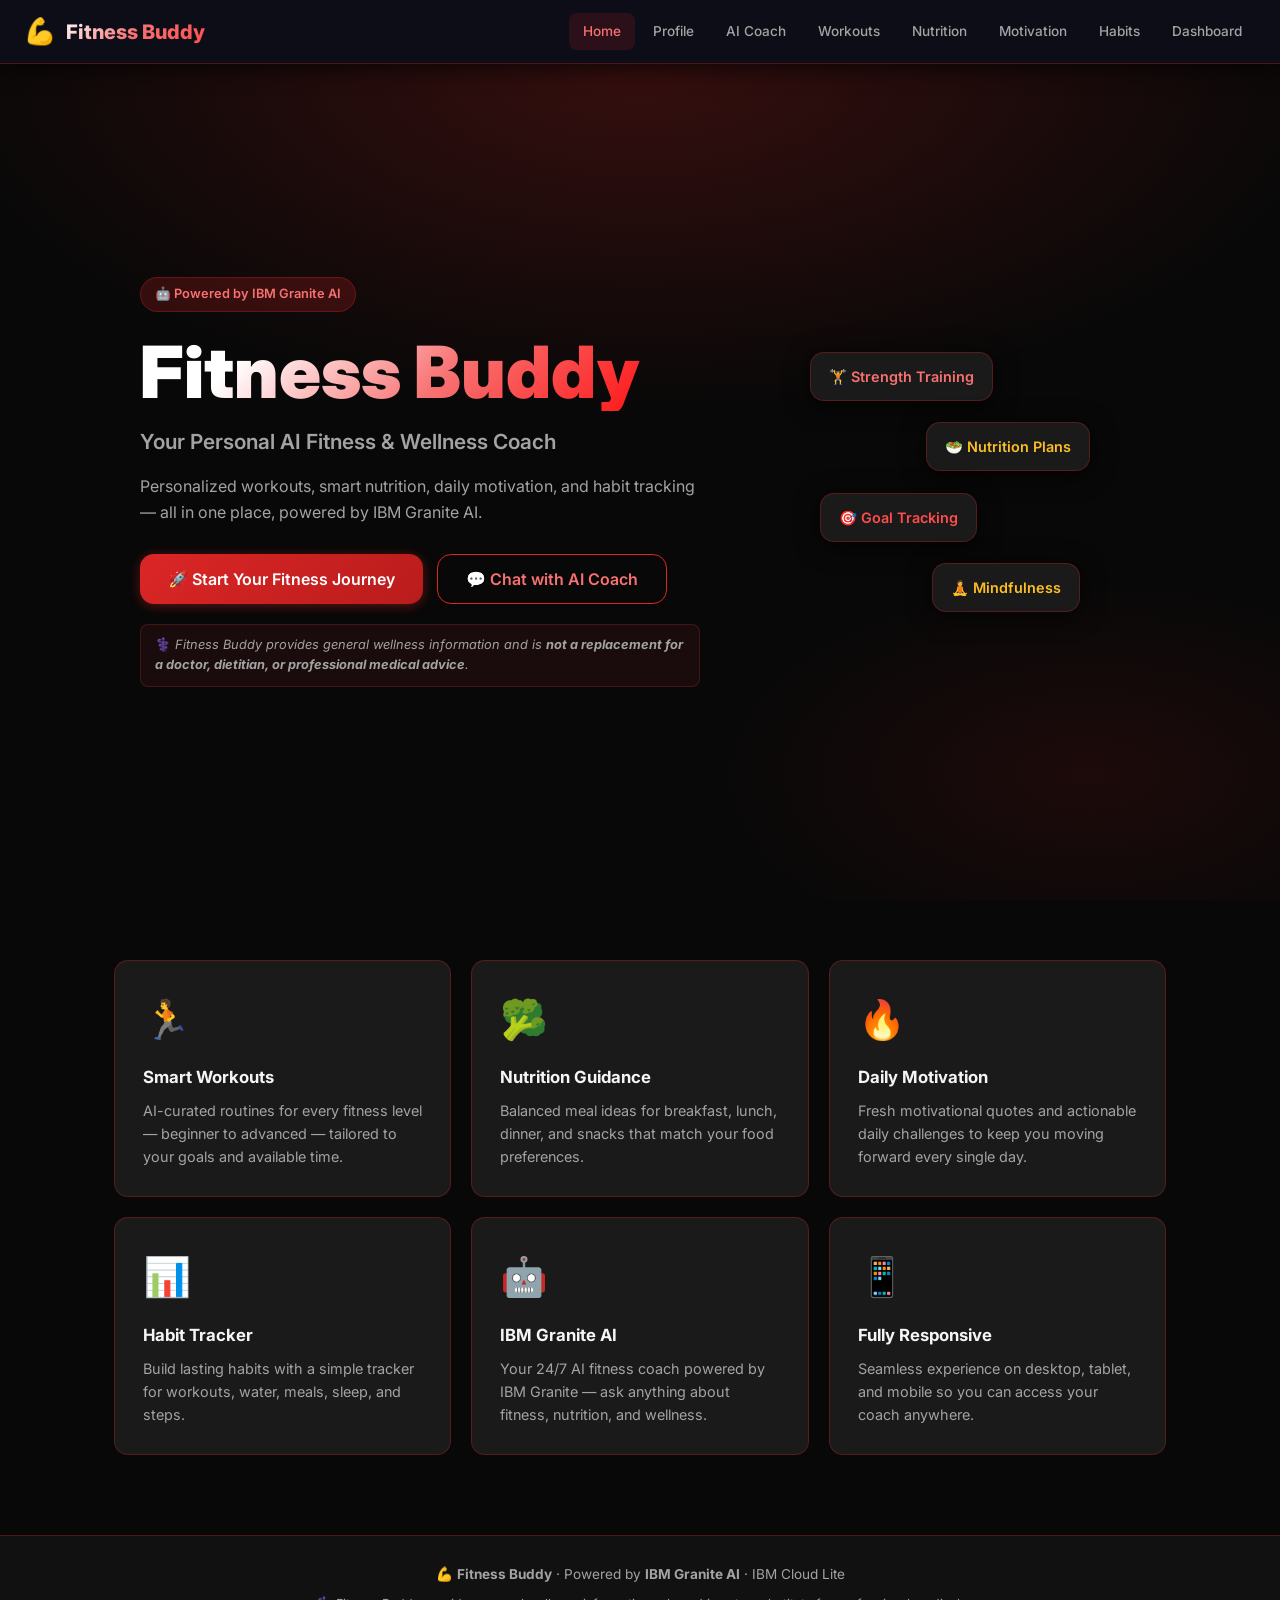
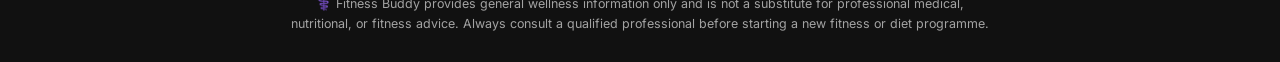
<file: fitness-buddy/index.html>
<!DOCTYPE html>
<html lang="en">
<head>
  <meta charset="UTF-8" />
  <meta name="viewport" content="width=device-width, initial-scale=1.0" />
  <title>Fitness Buddy – Your Personal AI Fitness & Wellness Coach</title>
  <link rel="stylesheet" href="style.css" />
  <link rel="preconnect" href="https://fonts.googleapis.com" />
  <link href="https://fonts.googleapis.com/css2?family=Inter:wght@300;400;500;600;700;800&display=swap" rel="stylesheet" />
</head>
<body>

<!-- ── NAV ────────────────────────────────────────────────────── -->
<header class="navbar" id="navbar">
  <div class="nav-brand">
    <span class="brand-icon">💪</span>
    <span class="brand-name">Fitness Buddy</span>
  </div>
  <nav class="nav-links" id="navLinks">
    <a href="#home"      class="nav-link active" data-page="home">Home</a>
    <a href="#profile"   class="nav-link" data-page="profile">Profile</a>
    <a href="#assistant" class="nav-link" data-page="assistant">AI Coach</a>
    <a href="#workouts"  class="nav-link" data-page="workouts">Workouts</a>
    <a href="#nutrition" class="nav-link" data-page="nutrition">Nutrition</a>
    <a href="#motivation"class="nav-link" data-page="motivation">Motivation</a>
    <a href="#habits"    class="nav-link" data-page="habits">Habits</a>
    <a href="#dashboard" class="nav-link" data-page="dashboard">Dashboard</a>
  </nav>
  <button class="hamburger" id="hamburger" aria-label="Menu">&#9776;</button>
</header>

<!-- ── HOME ───────────────────────────────────────────────────── -->
<section class="page active" id="home">
  <div class="hero">
    <div class="hero-content">
      <div class="hero-badge">🤖 Powered by IBM Granite AI</div>
      <h1 class="hero-title">Fitness Buddy</h1>
      <p class="hero-tagline">Your Personal AI Fitness &amp; Wellness Coach</p>
      <p class="hero-desc">Personalized workouts, smart nutrition, daily motivation, and habit tracking — all in one place, powered by IBM Granite AI.</p>
      <div class="hero-actions">
        <button class="btn btn-primary btn-lg" onclick="navigateTo('profile')">🚀 Start Your Fitness Journey</button>
        <button class="btn btn-outline btn-lg" onclick="navigateTo('assistant')">💬 Chat with AI Coach</button>
      </div>
      <p class="disclaimer">⚕️ <em>Fitness Buddy provides general wellness information and is <strong>not a replacement for a doctor, dietitian, or professional medical advice</strong>.</em></p>
    </div>
    <div class="hero-visual">
      <div class="hero-card-stack">
        <div class="float-card fc1">🏋️ Strength Training</div>
        <div class="float-card fc2">🥗 Nutrition Plans</div>
        <div class="float-card fc3">🎯 Goal Tracking</div>
        <div class="float-card fc4">🧘 Mindfulness</div>
      </div>
    </div>
  </div>

  <div class="features-grid container">
    <div class="feature-card">
      <div class="feature-icon">🏃</div>
      <h3>Smart Workouts</h3>
      <p>AI-curated routines for every fitness level — beginner to advanced — tailored to your goals and available time.</p>
    </div>
    <div class="feature-card">
      <div class="feature-icon">🥦</div>
      <h3>Nutrition Guidance</h3>
      <p>Balanced meal ideas for breakfast, lunch, dinner, and snacks that match your food preferences.</p>
    </div>
    <div class="feature-card">
      <div class="feature-icon">🔥</div>
      <h3>Daily Motivation</h3>
      <p>Fresh motivational quotes and actionable daily challenges to keep you moving forward every single day.</p>
    </div>
    <div class="feature-card">
      <div class="feature-icon">📊</div>
      <h3>Habit Tracker</h3>
      <p>Build lasting habits with a simple tracker for workouts, water, meals, sleep, and steps.</p>
    </div>
    <div class="feature-card">
      <div class="feature-icon">🤖</div>
      <h3>IBM Granite AI</h3>
      <p>Your 24/7 AI fitness coach powered by IBM Granite — ask anything about fitness, nutrition, and wellness.</p>
    </div>
    <div class="feature-card">
      <div class="feature-icon">📱</div>
      <h3>Fully Responsive</h3>
      <p>Seamless experience on desktop, tablet, and mobile so you can access your coach anywhere.</p>
    </div>
  </div>
</section>

<!-- ── PROFILE ─────────────────────────────────────────────────── -->
<section class="page" id="profile">
  <div class="container page-content">
    <div class="page-header">
      <h2>👤 Your Profile</h2>
      <p>Tell us about yourself so we can personalise your fitness journey.</p>
    </div>
    <form class="profile-form card" id="profileForm">
      <div class="form-grid">
        <div class="form-group">
          <label>Full Name</label>
          <input type="text" id="p-name" placeholder="e.g. Alex Johnson" />
        </div>
        <div class="form-group">
          <label>Age</label>
          <input type="number" id="p-age" placeholder="e.g. 28" min="10" max="100" />
        </div>
        <div class="form-group">
          <label>Fitness Goal</label>
          <select id="p-goal">
            <option value="">Select goal…</option>
            <option value="weight_loss">Weight Management</option>
            <option value="muscle">Muscle Building</option>
            <option value="general">General Fitness</option>
            <option value="flexibility">Flexibility</option>
            <option value="stamina">Improve Stamina</option>
          </select>
        </div>
        <div class="form-group">
          <label>Fitness Level</label>
          <select id="p-level">
            <option value="">Select level…</option>
            <option value="beginner">Beginner</option>
            <option value="intermediate">Intermediate</option>
            <option value="advanced">Advanced</option>
          </select>
        </div>
        <div class="form-group">
          <label>Available Workout Time (min/day)</label>
          <select id="p-time">
            <option value="">Select time…</option>
            <option value="15">15 minutes</option>
            <option value="30">30 minutes</option>
            <option value="45">45 minutes</option>
            <option value="60">60 minutes</option>
            <option value="90">90+ minutes</option>
          </select>
        </div>
        <div class="form-group">
          <label>Preferred Workout Type</label>
          <select id="p-workout-type">
            <option value="">Select type…</option>
            <option value="home">Home Workouts</option>
            <option value="gym">Gym Training</option>
            <option value="outdoor">Outdoor / Running</option>
            <option value="yoga">Yoga / Pilates</option>
            <option value="hiit">HIIT</option>
          </select>
        </div>
        <div class="form-group full-width">
          <label>Food Preferences / Restrictions</label>
          <input type="text" id="p-food" placeholder="e.g. vegetarian, no dairy, gluten-free…" />
        </div>
        <div class="form-group full-width">
          <label>Health Notes (optional)</label>
          <input type="text" id="p-health" placeholder="e.g. bad knees, lower back pain…" />
        </div>
      </div>
      <button type="submit" class="btn btn-primary btn-lg">💾 Save Profile</button>
    </form>
    <div class="profile-saved card hidden" id="profileSaved">
      <div class="success-banner">✅ Profile saved! Your AI coach is now personalised for you.</div>
      <div id="profileSummary"></div>
      <button class="btn btn-primary" onclick="navigateTo('dashboard')">🏠 Go to Dashboard</button>
    </div>
  </div>
</section>

<!-- ── AI ASSISTANT ────────────────────────────────────────────── -->
<section class="page" id="assistant">
  <div class="container page-content">
    <div class="page-header">
      <h2>🤖 AI Fitness Coach</h2>
      <p>Powered by <strong>IBM Granite AI</strong> — ask anything about workouts, nutrition, motivation, or healthy living.</p>
    </div>
    <div class="chat-wrapper card">
      <div class="chat-header">
        <span class="ai-avatar">🤖</span>
        <div>
          <strong>Fitness Buddy AI</strong>
          <span class="ai-model">IBM Granite · ibm/granite-4-h-small</span>
        </div>
        <span class="online-dot" title="Online"></span>
      </div>
      <div class="chat-messages" id="chatMessages">
        <div class="msg ai-msg">
          <span class="msg-avatar">🤖</span>
          <div class="msg-bubble">
            Hey! I'm your AI Fitness Coach powered by IBM Granite. 💪<br/><br/>
            I can help you with:<br/>
            • <strong>Workout routines</strong> for any goal or level<br/>
            • <strong>Nutrition tips</strong> &amp; meal ideas<br/>
            • <strong>Motivation</strong> &amp; mental fitness<br/>
            • <strong>Habit-building</strong> strategies<br/><br/>
            What would you like to work on today?
          </div>
        </div>
      </div>
      <div class="chat-suggestions">
        <button class="suggestion-chip" onclick="sendSuggestion(this)">🏋️ Beginner home workout</button>
        <button class="suggestion-chip" onclick="sendSuggestion(this)">🥗 Healthy breakfast ideas</button>
        <button class="suggestion-chip" onclick="sendSuggestion(this)">🔥 Burn fat fast tips</button>
        <button class="suggestion-chip" onclick="sendSuggestion(this)">💪 Build muscle plan</button>
        <button class="suggestion-chip" onclick="sendSuggestion(this)">🧘 Stress relief exercises</button>
      </div>
      <div class="chat-input-row">
        <textarea id="chatInput" rows="1" placeholder="Ask your fitness coach anything…" onkeydown="handleChatKey(event)"></textarea>
        <button class="btn btn-primary send-btn" id="sendBtn" onclick="sendMessage()">Send ➤</button>
      </div>
    </div>
    <p class="disclaimer-small">⚕️ This AI provides general fitness information only. Consult a qualified professional for medical or dietary advice.</p>
  </div>
</section>

<!-- ── WORKOUTS ────────────────────────────────────────────────── -->
<section class="page" id="workouts">
  <div class="container page-content">
    <div class="page-header">
      <h2>🏋️ Workout Plans</h2>
      <p>Structured routines for every level and goal.</p>
    </div>
    <div class="filter-bar">
      <div class="filter-group">
        <label>Level:</label>
        <button class="filter-btn active" data-filter="level" data-value="all">All</button>
        <button class="filter-btn" data-filter="level" data-value="beginner">Beginner</button>
        <button class="filter-btn" data-filter="level" data-value="intermediate">Intermediate</button>
        <button class="filter-btn" data-filter="level" data-value="advanced">Advanced</button>
      </div>
      <div class="filter-group">
        <label>Goal:</label>
        <button class="filter-btn active" data-filter="goal" data-value="all">All</button>
        <button class="filter-btn" data-filter="goal" data-value="weight_loss">Weight Loss</button>
        <button class="filter-btn" data-filter="goal" data-value="muscle">Muscle</button>
        <button class="filter-btn" data-filter="goal" data-value="general">General</button>
        <button class="filter-btn" data-filter="goal" data-value="flexibility">Flexibility</button>
        <button class="filter-btn" data-filter="goal" data-value="stamina">Stamina</button>
      </div>
    </div>
    <div class="workouts-grid" id="workoutsGrid"></div>
  </div>
</section>

<!-- ── NUTRITION ───────────────────────────────────────────────── -->
<section class="page" id="nutrition">
  <div class="container page-content">
    <div class="page-header">
      <h2>🥗 Nutrition Guide</h2>
      <p>Simple, healthy meal ideas to fuel your fitness journey.</p>
    </div>
    <div class="meal-tabs">
      <button class="meal-tab active" data-meal="breakfast">🌅 Breakfast</button>
      <button class="meal-tab" data-meal="lunch">☀️ Lunch</button>
      <button class="meal-tab" data-meal="dinner">🌙 Dinner</button>
      <button class="meal-tab" data-meal="snacks">🍎 Snacks</button>
    </div>
    <div class="meals-grid" id="mealsGrid"></div>
    <div class="nutrition-tips card">
      <h3>💡 Nutrition Essentials</h3>
      <ul class="tips-list">
        <li>🥤 Drink at least 8 glasses of water daily</li>
        <li>🎨 Eat a rainbow of colourful vegetables</li>
        <li>🥩 Include lean protein in every meal</li>
        <li>🌾 Choose whole grains over refined carbs</li>
        <li>⏰ Don't skip breakfast — fuel your morning</li>
        <li>🍽️ Eat smaller, more frequent meals to stabilise energy</li>
      </ul>
    </div>
  </div>
</section>

<!-- ── MOTIVATION ─────────────────────────────────────────────── -->
<section class="page" id="motivation">
  <div class="container page-content">
    <div class="page-header">
      <h2>🔥 Daily Motivation</h2>
      <p>Your daily dose of inspiration to keep moving forward.</p>
    </div>
    <div class="quote-card card" id="quoteCard">
      <div class="quote-marks">"</div>
      <p class="quote-text" id="quoteText">Loading your daily inspiration…</p>
      <p class="quote-author" id="quoteAuthor"></p>
      <button class="btn btn-outline" onclick="loadNewQuote()">🔄 New Quote</button>
    </div>
    <div class="daily-challenge card" id="dailyChallenge">
      <h3>🎯 Today's Challenge</h3>
      <p id="challengeText">Loading challenge…</p>
    </div>
    <div class="tips-grid" id="fitnessTipsGrid"></div>
  </div>
</section>

<!-- ── HABITS ─────────────────────────────────────────────────── -->
<section class="page" id="habits">
  <div class="container page-content">
    <div class="page-header">
      <h2>📋 Habit Tracker</h2>
      <p>Build healthy habits one day at a time.</p>
    </div>
    <div class="habit-date card">
      <strong>📅 Today:</strong> <span id="todayDate"></span>
    </div>
    <div class="habits-grid" id="habitsGrid"></div>
    <div class="habit-summary card" id="habitSummary">
      <h3>📊 Today's Progress</h3>
      <div class="progress-bar-wrap">
        <div class="progress-bar-fill" id="habitProgressFill" style="width:0%"></div>
      </div>
      <p id="habitProgressText">Complete habits to see your progress!</p>
    </div>
    <div class="streak-card card">
      <h3>🔥 Streaks</h3>
      <div id="streaksDisplay"></div>
    </div>
  </div>
</section>

<!-- ── DASHBOARD ───────────────────────────────────────────────── -->
<section class="page" id="dashboard">
  <div class="container page-content">
    <div class="page-header">
      <h2>🏠 Dashboard</h2>
      <p id="dashboardGreeting">Welcome to Fitness Buddy!</p>
    </div>
    <div class="dashboard-grid">
      <div class="dash-card card" id="dashWorkout">
        <div class="dash-card-header">🏋️ Today's Workout</div>
        <div class="dash-card-body" id="dashWorkoutBody">Save your profile to see your personalised workout.</div>
      </div>
      <div class="dash-card card" id="dashMotivation">
        <div class="dash-card-header">🔥 Daily Motivation</div>
        <div class="dash-card-body" id="dashMotivationBody">Loading…</div>
      </div>
      <div class="dash-card card" id="dashMeal">
        <div class="dash-card-header">🥗 Recommended Meal</div>
        <div class="dash-card-body" id="dashMealBody">Loading…</div>
      </div>
      <div class="dash-card card" id="dashHabits">
        <div class="dash-card-header">📋 Habit Progress</div>
        <div class="dash-card-body" id="dashHabitsBody">
          <div class="progress-bar-wrap">
            <div class="progress-bar-fill" id="dashHabitFill" style="width:0%"></div>
          </div>
          <p id="dashHabitText">No habits tracked yet.</p>
        </div>
      </div>
      <div class="dash-card card" id="dashGoal">
        <div class="dash-card-header">🎯 Fitness Goal</div>
        <div class="dash-card-body" id="dashGoalBody">Set your profile to track your goal.</div>
      </div>
      <div class="dash-card card" id="dashStats">
        <div class="dash-card-header">📈 Quick Stats</div>
        <div class="dash-card-body" id="dashStatsBody"></div>
      </div>
    </div>
    <button class="btn btn-primary" onclick="navigateTo('assistant')">💬 Chat with AI Coach</button>
  </div>
</section>

<footer class="app-footer">
  <p>💪 <strong>Fitness Buddy</strong> · Powered by <strong>IBM Granite AI</strong> · IBM Cloud Lite</p>
  <p class="footer-disclaimer">⚕️ Fitness Buddy provides general wellness information only and is not a substitute for professional medical, nutritional, or fitness advice. Always consult a qualified professional before starting a new fitness or diet programme.</p>
</footer>

<script src="app.js"></script>
</body>
</html>
</file>
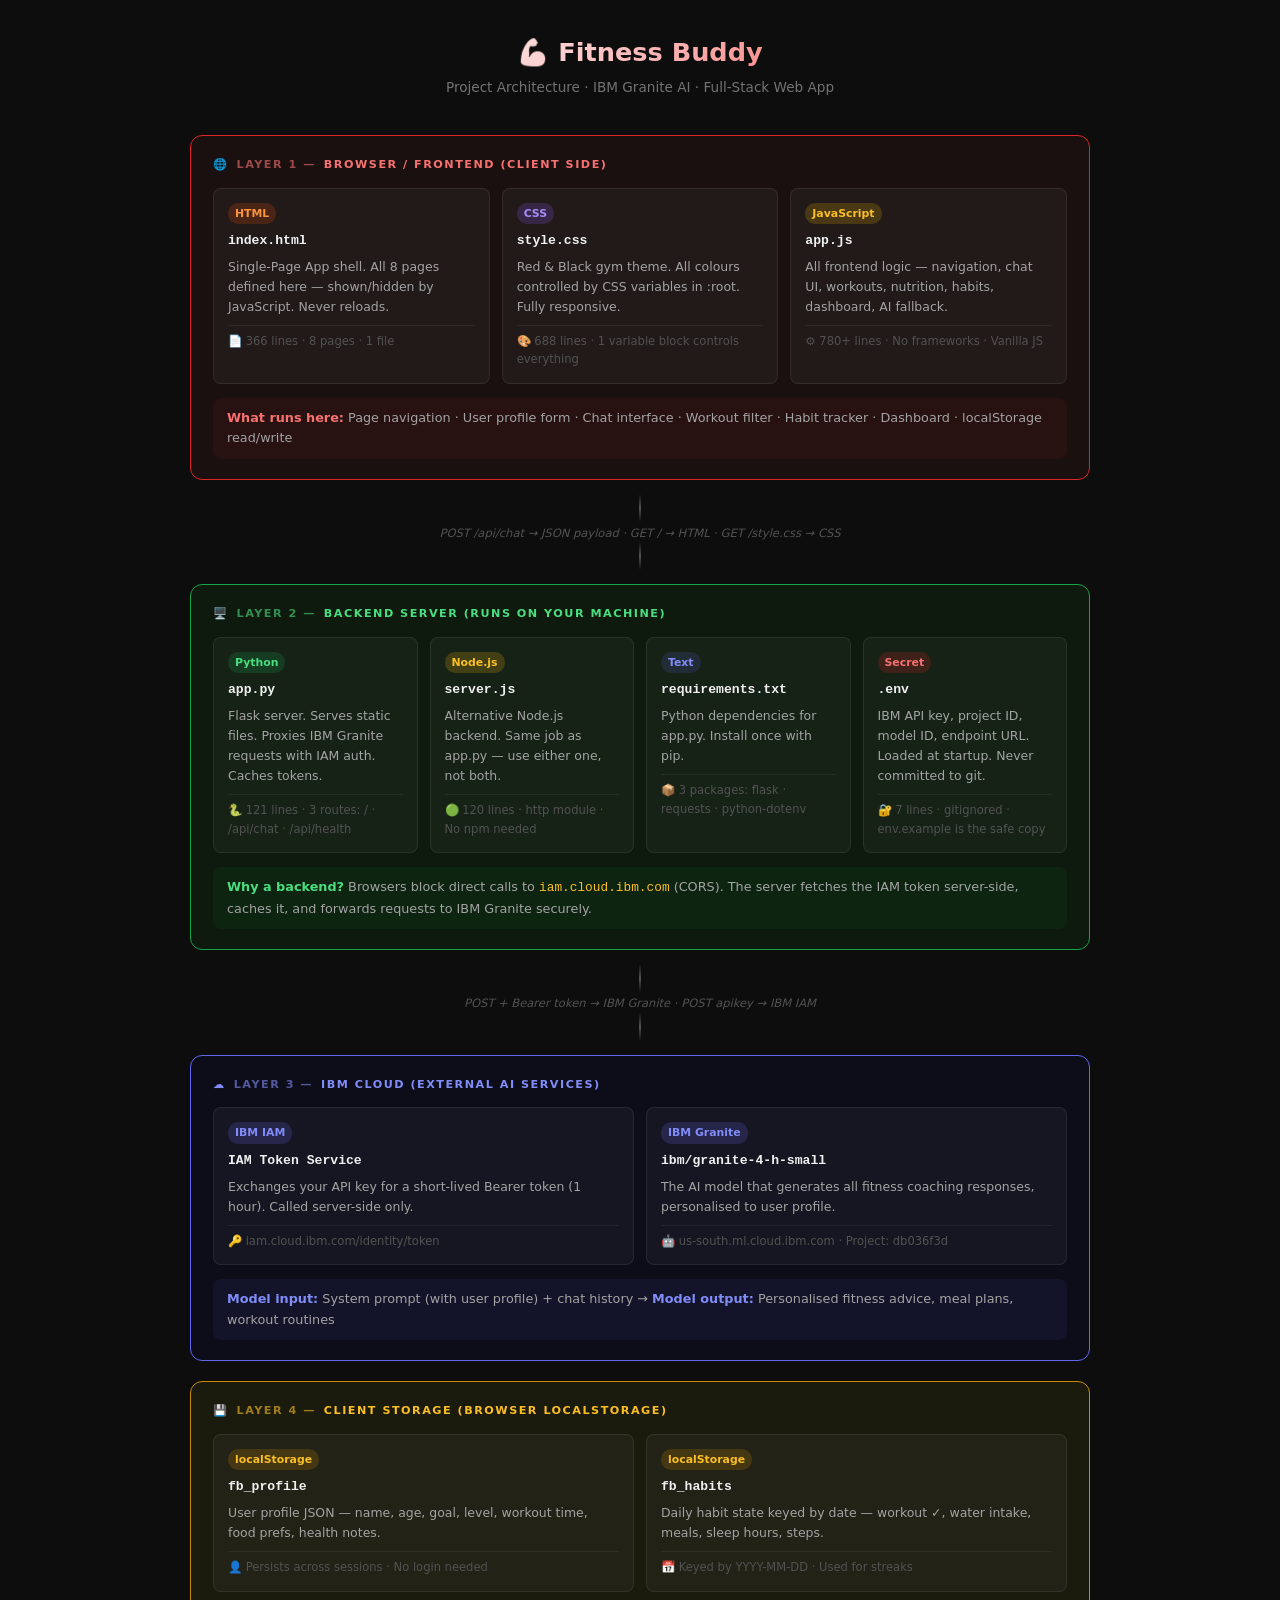
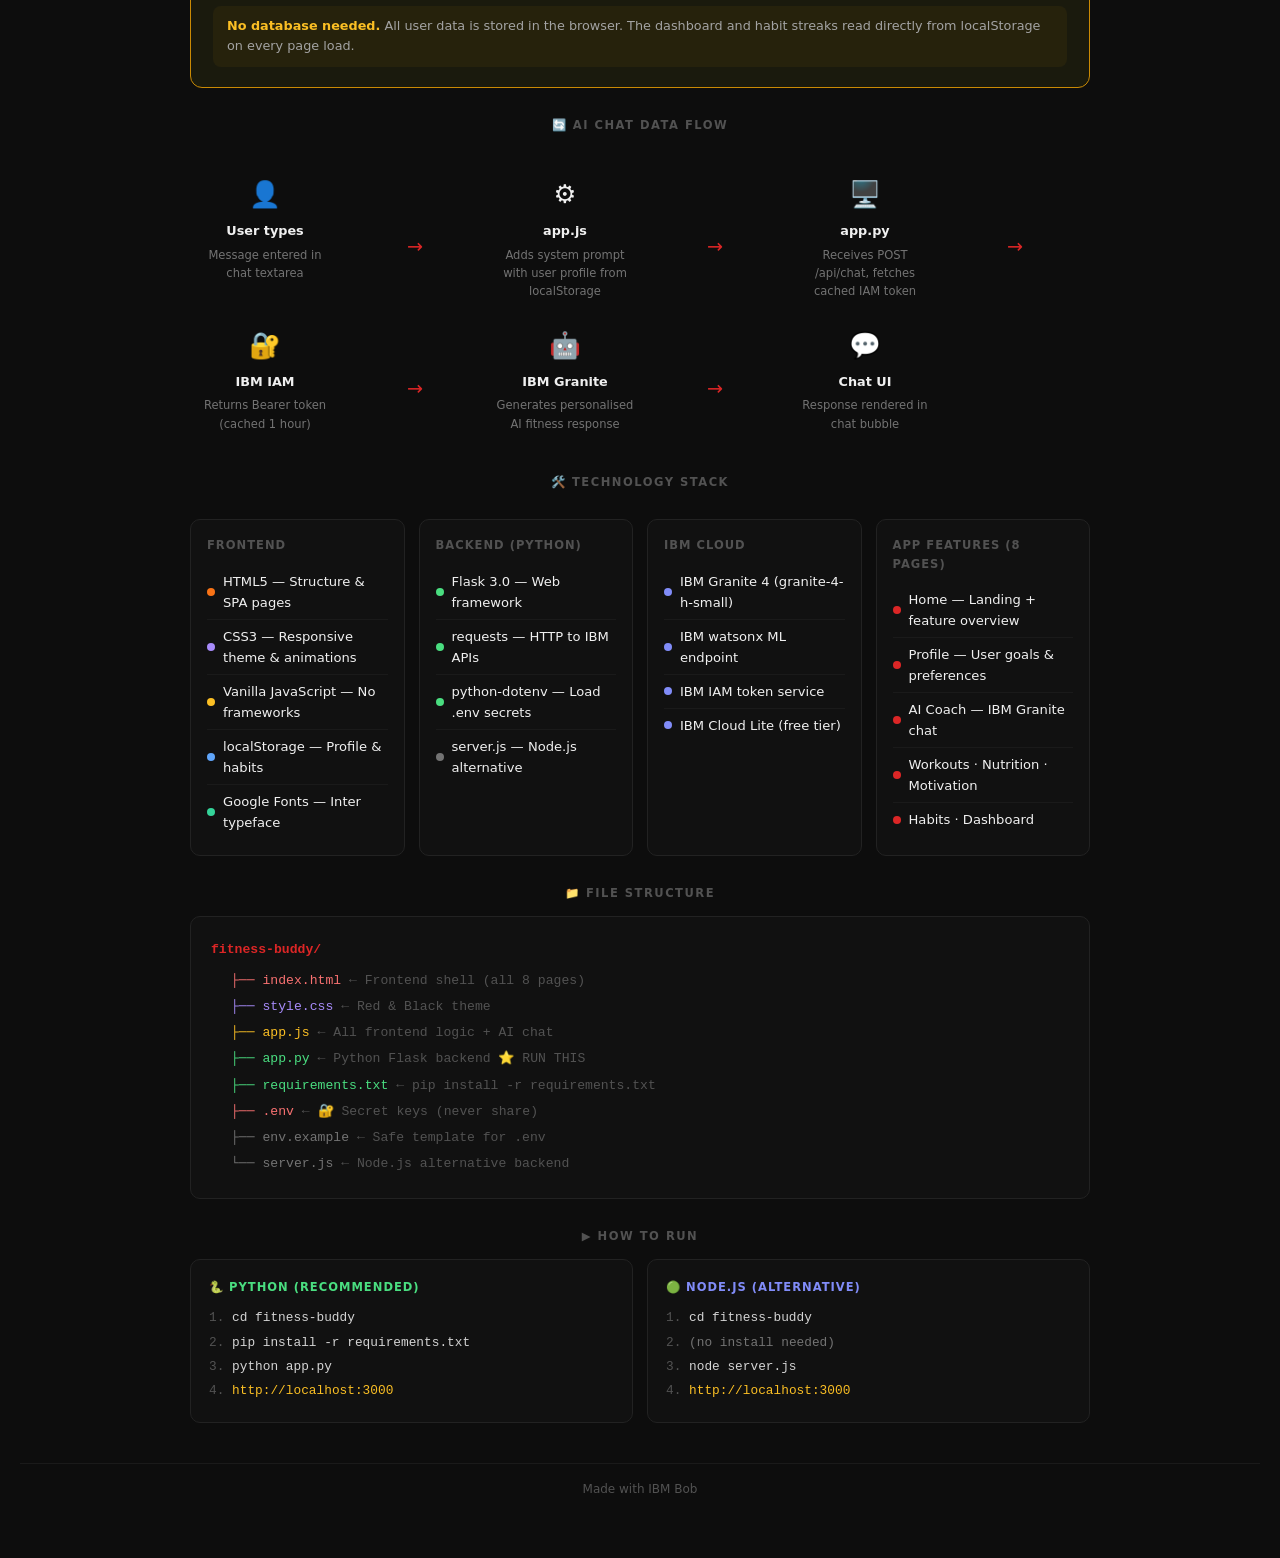
<file: fitness-buddy-project-architecture.html>
<html lang="en">
<head>
<meta charset="UTF-8" />
<meta name="viewport" content="width=device-width,initial-scale=1.0" />
<title>Fitness Buddy Architecture</title>
<style>
  *,*::before,*::after{box-sizing:border-box;margin:0;padding:0}
  body{font-family:-apple-system,"Segoe UI",system-ui,sans-serif;background:#0d0d0d;color:#f0f0f0;font-size:14px;line-height:1.6;padding:32px 20px 60px}
  h1{font-size:1.6rem;font-weight:800;text-align:center;margin-bottom:4px;background:linear-gradient(135deg,#fff 30%,#f87171 70%,#dc2626);-webkit-background-clip:text;-webkit-text-fill-color:transparent;background-clip:text}
  .subtitle{text-align:center;color:#737373;font-size:0.85rem;margin-bottom:36px}
  /* ── LAYER BOXES ── */
  .arch{display:flex;flex-direction:column;gap:20px;max-width:900px;margin:0 auto}
  .layer{border-radius:12px;padding:20px 22px;border:1px solid}
  .layer-title{font-size:0.7rem;font-weight:700;letter-spacing:1.5px;text-transform:uppercase;margin-bottom:14px;display:flex;align-items:center;gap:8px}
  .layer-title span{opacity:0.6}

  /* Browser layer */
  .l-browser{background:#1a1010;border-color:#dc2626}
  .l-browser .layer-title{color:#f87171}

  /* Server layer */
  .l-server{background:#0d1a0d;border-color:#16a34a}
  .l-server .layer-title{color:#4ade80}

  /* IBM layer */
  .l-ibm{background:#0d0d1a;border-color:#6366f1}
  .l-ibm .layer-title{color:#818cf8}

  /* Storage layer */
  .l-storage{background:#1a1a0d;border-color:#ca8a04}
  .l-storage .layer-title{color:#fbbf24}

  /* File cards grid */
  .files-row{display:grid;grid-template-columns:repeat(auto-fit,minmax(180px,1fr));gap:12px}
  .file-card{background:rgba(255,255,255,0.04);border:1px solid rgba(255,255,255,0.08);border-radius:8px;padding:14px}
  .file-name{font-size:0.82rem;font-weight:700;font-family:"Courier New",monospace;margin-bottom:6px}
  .file-desc{font-size:0.78rem;color:#a3a3a3;margin-bottom:8px}
  .file-lines{font-size:0.72rem;color:#525252;border-top:1px solid rgba(255,255,255,0.06);padding-top:6px;margin-top:6px}
  .tag{display:inline-block;font-size:0.68rem;font-weight:600;padding:2px 7px;border-radius:10px;margin-bottom:6px}
  .tag-html{background:rgba(234,88,12,0.2);color:#fb923c}
  .tag-css{background:rgba(139,92,246,0.2);color:#a78bfa}
  .tag-js{background:rgba(234,179,8,0.2);color:#fbbf24}
  .tag-py{background:rgba(22,163,74,0.2);color:#4ade80}
  .tag-env{background:rgba(220,38,38,0.2);color:#f87171}
  .tag-txt{background:rgba(99,102,241,0.15);color:#818cf8}

  /* Arrow */
  .arrow-row{display:flex;align-items:center;justify-content:center;gap:0;margin:-6px 0}
  .arrow-line{width:2px;height:28px;background:linear-gradient(to bottom,transparent,#555,transparent);margin:0 auto}
  .arrow-label{text-align:center;font-size:0.72rem;color:#525252;font-style:italic;margin-top:2px}

  /* Flow diagram */
  .flow{max-width:900px;margin:28px auto 0}
  .flow-title{font-size:0.75rem;font-weight:700;letter-spacing:1px;text-transform:uppercase;color:#737373;margin-bottom:14px;text-align:center}
  .flow-steps{display:grid;grid-template-columns:repeat(auto-fit,minmax(130px,1fr));gap:0}
  .flow-step{text-align:center;padding:12px 6px;position:relative}
  .flow-step-icon{font-size:1.6rem;margin-bottom:6px}
  .flow-step-name{font-size:0.8rem;font-weight:700;margin-bottom:4px}
  .flow-step-desc{font-size:0.72rem;color:#737373}
  .flow-arrow{display:flex;align-items:center;justify-content:center;font-size:1.2rem;color:#dc2626;padding-top:20px}

  /* Tech stack */
  .stack{max-width:900px;margin:28px auto 0;display:grid;grid-template-columns:repeat(auto-fit,minmax(200px,1fr));gap:14px}
  .stack-card{background:#111;border:1px solid #222;border-radius:10px;padding:16px}
  .stack-card-title{font-size:0.72rem;font-weight:700;text-transform:uppercase;letter-spacing:1px;color:#525252;margin-bottom:10px}
  .stack-item{display:flex;align-items:center;gap:8px;padding:6px 0;border-bottom:1px solid #1a1a1a;font-size:0.82rem}
  .stack-item:last-child{border-bottom:none}
  .stack-dot{width:8px;height:8px;border-radius:50%;flex-shrink:0}

  /* Section headers */
  .section-label{text-align:center;font-size:0.72rem;font-weight:700;letter-spacing:1.5px;text-transform:uppercase;color:#525252;margin:28px 0 14px}

  /* Footer */
  .made-with{text-align:center;font-size:12px;color:#525252;margin-top:40px;padding-top:16px;border-top:1px solid #1a1a1a}
</style>
</head>
<body>

<h1>💪 Fitness Buddy</h1>
<p class="subtitle">Project Architecture · IBM Granite AI · Full-Stack Web App</p>

<div class="arch">

  
  <div class="layer l-browser">
    <div class="layer-title">🌐 <span>Layer 1 —</span> Browser / Frontend (Client Side)</div>
    <div class="files-row">
      <div class="file-card">
        <span class="tag tag-html">HTML</span>
        <div class="file-name">index.html</div>
        <div class="file-desc">Single-Page App shell. All 8 pages defined here — shown/hidden by JavaScript. Never reloads.</div>
        <div class="file-lines">📄 366 lines · 8 pages · 1 file</div>
      </div>
      <div class="file-card">
        <span class="tag tag-css">CSS</span>
        <div class="file-name">style.css</div>
        <div class="file-desc">Red &amp; Black gym theme. All colours controlled by CSS variables in :root. Fully responsive.</div>
        <div class="file-lines">🎨 688 lines · 1 variable block controls everything</div>
      </div>
      <div class="file-card">
        <span class="tag tag-js">JavaScript</span>
        <div class="file-name">app.js</div>
        <div class="file-desc">All frontend logic — navigation, chat UI, workouts, nutrition, habits, dashboard, AI fallback.</div>
        <div class="file-lines">⚙️ 780+ lines · No frameworks · Vanilla JS</div>
      </div>
    </div>
    <div style="margin-top:14px;padding:10px 14px;background:rgba(220,38,38,0.07);border-radius:8px;font-size:0.8rem;color:#a3a3a3">
      <strong style="color:#f87171">What runs here:</strong> Page navigation · User profile form · Chat interface · Workout filter · Habit tracker · Dashboard · localStorage read/write
    </div>
  </div>

  
  <div class="arrow-row"><div style="text-align:center"><div class="arrow-line"></div><div class="arrow-label">POST /api/chat → JSON payload · GET / → HTML · GET /style.css → CSS</div><div class="arrow-line"></div></div></div>

  
  <div class="layer l-server">
    <div class="layer-title">🖥️ <span>Layer 2 —</span> Backend Server (Runs on your machine)</div>
    <div class="files-row">
      <div class="file-card">
        <span class="tag tag-py">Python</span>
        <div class="file-name">app.py</div>
        <div class="file-desc">Flask server. Serves static files. Proxies IBM Granite requests with IAM auth. Caches tokens.</div>
        <div class="file-lines">🐍 121 lines · 3 routes: / · /api/chat · /api/health</div>
      </div>
      <div class="file-card">
        <span class="tag tag-js">Node.js</span>
        <div class="file-name">server.js</div>
        <div class="file-desc">Alternative Node.js backend. Same job as app.py — use either one, not both.</div>
        <div class="file-lines">🟢 120 lines · http module · No npm needed</div>
      </div>
      <div class="file-card">
        <span class="tag tag-txt">Text</span>
        <div class="file-name">requirements.txt</div>
        <div class="file-desc">Python dependencies for app.py. Install once with pip.</div>
        <div class="file-lines">📦 3 packages: flask · requests · python-dotenv</div>
      </div>
      <div class="file-card">
        <span class="tag tag-env">Secret</span>
        <div class="file-name">.env</div>
        <div class="file-desc">IBM API key, project ID, model ID, endpoint URL. Loaded at startup. Never committed to git.</div>
        <div class="file-lines">🔐 7 lines · gitignored · env.example is the safe copy</div>
      </div>
    </div>
    <div style="margin-top:14px;padding:10px 14px;background:rgba(22,163,74,0.07);border-radius:8px;font-size:0.8rem;color:#a3a3a3">
      <strong style="color:#4ade80">Why a backend?</strong> Browsers block direct calls to <code style="color:#fbbf24">iam.cloud.ibm.com</code> (CORS). The server fetches the IAM token server-side, caches it, and forwards requests to IBM Granite securely.
    </div>
  </div>

  
  <div class="arrow-row"><div style="text-align:center"><div class="arrow-line"></div><div class="arrow-label">POST + Bearer token → IBM Granite · POST apikey → IBM IAM</div><div class="arrow-line"></div></div></div>

  
  <div class="layer l-ibm">
    <div class="layer-title">☁️ <span>Layer 3 —</span> IBM Cloud (External AI Services)</div>
    <div class="files-row">
      <div class="file-card">
        <span class="tag" style="background:rgba(99,102,241,0.2);color:#818cf8">IBM IAM</span>
        <div class="file-name">IAM Token Service</div>
        <div class="file-desc">Exchanges your API key for a short-lived Bearer token (1 hour). Called server-side only.</div>
        <div class="file-lines">🔑 iam.cloud.ibm.com/identity/token</div>
      </div>
      <div class="file-card">
        <span class="tag" style="background:rgba(99,102,241,0.2);color:#818cf8">IBM Granite</span>
        <div class="file-name">ibm/granite-4-h-small</div>
        <div class="file-desc">The AI model that generates all fitness coaching responses, personalised to user profile.</div>
        <div class="file-lines">🤖 us-south.ml.cloud.ibm.com · Project: db036f3d</div>
      </div>
    </div>
    <div style="margin-top:14px;padding:10px 14px;background:rgba(99,102,241,0.07);border-radius:8px;font-size:0.8rem;color:#a3a3a3">
      <strong style="color:#818cf8">Model input:</strong> System prompt (with user profile) + chat history → <strong style="color:#818cf8">Model output:</strong> Personalised fitness advice, meal plans, workout routines
    </div>
  </div>

  
  <div class="layer l-storage">
    <div class="layer-title">💾 <span>Layer 4 —</span> Client Storage (Browser localStorage)</div>
    <div class="files-row">
      <div class="file-card">
        <span class="tag" style="background:rgba(202,138,4,0.2);color:#fbbf24">localStorage</span>
        <div class="file-name">fb_profile</div>
        <div class="file-desc">User profile JSON — name, age, goal, level, workout time, food prefs, health notes.</div>
        <div class="file-lines">👤 Persists across sessions · No login needed</div>
      </div>
      <div class="file-card">
        <span class="tag" style="background:rgba(202,138,4,0.2);color:#fbbf24">localStorage</span>
        <div class="file-name">fb_habits</div>
        <div class="file-desc">Daily habit state keyed by date — workout ✓, water intake, meals, sleep hours, steps.</div>
        <div class="file-lines">📅 Keyed by YYYY-MM-DD · Used for streaks</div>
      </div>
    </div>
    <div style="margin-top:14px;padding:10px 14px;background:rgba(202,138,4,0.07);border-radius:8px;font-size:0.8rem;color:#a3a3a3">
      <strong style="color:#fbbf24">No database needed.</strong> All user data is stored in the browser. The dashboard and habit streaks read directly from localStorage on every page load.
    </div>
  </div>

</div>


<p class="section-label">🔄 AI Chat Data Flow</p>
<div class="flow">
  <div class="flow-steps">
    <div class="flow-step">
      <div class="flow-step-icon">👤</div>
      <div class="flow-step-name">User types</div>
      <div class="flow-step-desc">Message entered in chat textarea</div>
    </div>
    <div class="flow-arrow">→</div>
    <div class="flow-step">
      <div class="flow-step-icon">⚙️</div>
      <div class="flow-step-name">app.js</div>
      <div class="flow-step-desc">Adds system prompt with user profile from localStorage</div>
    </div>
    <div class="flow-arrow">→</div>
    <div class="flow-step">
      <div class="flow-step-icon">🖥️</div>
      <div class="flow-step-name">app.py</div>
      <div class="flow-step-desc">Receives POST /api/chat, fetches cached IAM token</div>
    </div>
    <div class="flow-arrow">→</div>
    <div class="flow-step">
      <div class="flow-step-icon">🔐</div>
      <div class="flow-step-name">IBM IAM</div>
      <div class="flow-step-desc">Returns Bearer token (cached 1 hour)</div>
    </div>
    <div class="flow-arrow">→</div>
    <div class="flow-step">
      <div class="flow-step-icon">🤖</div>
      <div class="flow-step-name">IBM Granite</div>
      <div class="flow-step-desc">Generates personalised AI fitness response</div>
    </div>
    <div class="flow-arrow">→</div>
    <div class="flow-step">
      <div class="flow-step-icon">💬</div>
      <div class="flow-step-name">Chat UI</div>
      <div class="flow-step-desc">Response rendered in chat bubble</div>
    </div>
  </div>
</div>


<p class="section-label">🛠️ Technology Stack</p>
<div class="stack">
  <div class="stack-card">
    <div class="stack-card-title">Frontend</div>
    <div class="stack-item"><span class="stack-dot" style="background:#f97316"></span>HTML5 — Structure &amp; SPA pages</div>
    <div class="stack-item"><span class="stack-dot" style="background:#a78bfa"></span>CSS3 — Responsive theme &amp; animations</div>
    <div class="stack-item"><span class="stack-dot" style="background:#fbbf24"></span>Vanilla JavaScript — No frameworks</div>
    <div class="stack-item"><span class="stack-dot" style="background:#60a5fa"></span>localStorage — Profile &amp; habits</div>
    <div class="stack-item"><span class="stack-dot" style="background:#34d399"></span>Google Fonts — Inter typeface</div>
  </div>
  <div class="stack-card">
    <div class="stack-card-title">Backend (Python)</div>
    <div class="stack-item"><span class="stack-dot" style="background:#4ade80"></span>Flask 3.0 — Web framework</div>
    <div class="stack-item"><span class="stack-dot" style="background:#4ade80"></span>requests — HTTP to IBM APIs</div>
    <div class="stack-item"><span class="stack-dot" style="background:#4ade80"></span>python-dotenv — Load .env secrets</div>
    <div class="stack-item"><span class="stack-dot" style="background:#737373"></span>server.js — Node.js alternative</div>
  </div>
  <div class="stack-card">
    <div class="stack-card-title">IBM Cloud</div>
    <div class="stack-item"><span class="stack-dot" style="background:#818cf8"></span>IBM Granite 4 (granite-4-h-small)</div>
    <div class="stack-item"><span class="stack-dot" style="background:#818cf8"></span>IBM watsonx ML endpoint</div>
    <div class="stack-item"><span class="stack-dot" style="background:#818cf8"></span>IBM IAM token service</div>
    <div class="stack-item"><span class="stack-dot" style="background:#818cf8"></span>IBM Cloud Lite (free tier)</div>
  </div>
  <div class="stack-card">
    <div class="stack-card-title">App Features (8 pages)</div>
    <div class="stack-item"><span class="stack-dot" style="background:#dc2626"></span>Home — Landing + feature overview</div>
    <div class="stack-item"><span class="stack-dot" style="background:#dc2626"></span>Profile — User goals &amp; preferences</div>
    <div class="stack-item"><span class="stack-dot" style="background:#dc2626"></span>AI Coach — IBM Granite chat</div>
    <div class="stack-item"><span class="stack-dot" style="background:#dc2626"></span>Workouts · Nutrition · Motivation</div>
    <div class="stack-item"><span class="stack-dot" style="background:#dc2626"></span>Habits · Dashboard</div>
  </div>
</div>


<p class="section-label">📁 File Structure</p>
<div style="max-width:900px;margin:0 auto;background:#111;border:1px solid #222;border-radius:10px;padding:20px;font-family:'Courier New',monospace;font-size:0.82rem;line-height:2">
  <div style="color:#dc2626;font-weight:700;margin-bottom:4px">fitness-buddy/</div>
  <div style="padding-left:20px">
    <div><span style="color:#f87171">├── index.html</span><span style="color:#525252">         ← Frontend shell (all 8 pages)</span></div>
    <div><span style="color:#a78bfa">├── style.css</span><span style="color:#525252">          ← Red &amp; Black theme</span></div>
    <div><span style="color:#fbbf24">├── app.js</span><span style="color:#525252">             ← All frontend logic + AI chat</span></div>
    <div><span style="color:#4ade80">├── app.py</span><span style="color:#525252">             ← Python Flask backend ⭐ RUN THIS</span></div>
    <div><span style="color:#4ade80">├── requirements.txt</span><span style="color:#525252">   ← pip install -r requirements.txt</span></div>
    <div><span style="color:#f87171">├── .env</span><span style="color:#525252">               ← 🔐 Secret keys (never share)</span></div>
    <div><span style="color:#737373">├── env.example</span><span style="color:#525252">        ← Safe template for .env</span></div>
    <div><span style="color:#737373">└── server.js</span><span style="color:#525252">          ← Node.js alternative backend</span></div>
  </div>
</div>


<p class="section-label">▶️ How to Run</p>
<div style="max-width:900px;margin:0 auto;display:grid;grid-template-columns:1fr 1fr;gap:14px">
  <div style="background:#111;border:1px solid #222;border-radius:10px;padding:18px">
    <div style="font-size:0.72rem;font-weight:700;text-transform:uppercase;letter-spacing:1px;color:#4ade80;margin-bottom:10px">🐍 Python (Recommended)</div>
    <div style="font-family:'Courier New',monospace;font-size:0.8rem;line-height:1.9;color:#d4d4d4">
      <div><span style="color:#525252">1.</span> cd fitness-buddy</div>
      <div><span style="color:#525252">2.</span> pip install -r requirements.txt</div>
      <div><span style="color:#525252">3.</span> python app.py</div>
      <div><span style="color:#525252">4.</span> <span style="color:#fbbf24">http://localhost:3000</span></div>
    </div>
  </div>
  <div style="background:#111;border:1px solid #222;border-radius:10px;padding:18px">
    <div style="font-size:0.72rem;font-weight:700;text-transform:uppercase;letter-spacing:1px;color:#818cf8;margin-bottom:10px">🟢 Node.js (Alternative)</div>
    <div style="font-family:'Courier New',monospace;font-size:0.8rem;line-height:1.9;color:#d4d4d4">
      <div><span style="color:#525252">1.</span> cd fitness-buddy</div>
      <div><span style="color:#525252">2.</span> <span style="color:#737373">(no install needed)</span></div>
      <div><span style="color:#525252">3.</span> node server.js</div>
      <div><span style="color:#525252">4.</span> <span style="color:#fbbf24">http://localhost:3000</span></div>
    </div>
  </div>
</div>

<div class="made-with">Made with IBM Bob</div>
</body>
</html>
</file>
<file: fitness-buddy/style.css>
/* ─── RESET & BASE ─────────────────────────────────────────────── */
*, *::before, *::after { box-sizing: border-box; margin: 0; padding: 0; }

:root {
  --primary: #dc2626;
  --primary-dark: #b91c1c;
  --primary-light: #f87171;
  --accent: #ff4d4d;
  --accent2: #fbbf24;
  --bg: #080808;
  --bg2: #111111;
  --bg3: #161616;
  --surface: #1a1a1a;
  --surface2: #222222;
  --border: rgba(220,38,38,0.30);
  --text: #f5f5f5;
  --text-muted: #a3a3a3;
  --text-dark: #0f0f0f;
  --success: #22c55e;
  --warning: #fbbf24;
  --danger: #ef4444;
  --radius: 14px;
  --radius-sm: 8px;
  --shadow: 0 4px 24px rgba(0,0,0,0.7);
  --shadow-lg: 0 8px 48px rgba(220,38,38,0.25);
  --transition: 0.2s ease;
}

html { scroll-behavior: smooth; }

body {
  font-family: 'Inter', -apple-system, BlinkMacSystemFont, sans-serif;
  background: var(--bg);
  color: var(--text);
  min-height: 100vh;
  font-size: 15px;
  line-height: 1.6;
}

/* ─── SCROLLBAR ─────────────────────────────────────────────────── */
::-webkit-scrollbar { width: 6px; }
::-webkit-scrollbar-track { background: var(--bg2); }
::-webkit-scrollbar-thumb { background: var(--primary); border-radius: 3px; }

/* ─── NAVBAR ────────────────────────────────────────────────────── */
.navbar {
  position: sticky;
  top: 0;
  z-index: 100;
  display: flex;
  align-items: center;
  justify-content: space-between;
  padding: 0 24px;
  height: 64px;
  background: rgba(15,15,26,0.92);
  backdrop-filter: blur(20px);
  border-bottom: 1px solid var(--border);
  box-shadow: var(--shadow);
}

.nav-brand {
  display: flex;
  align-items: center;
  gap: 10px;
  cursor: pointer;
  font-weight: 800;
  font-size: 1.25rem;
}

.brand-icon { font-size: 1.6rem; }
.brand-name {
  background: linear-gradient(135deg, #ffffff, var(--primary-light), var(--accent));
  -webkit-background-clip: text;
  -webkit-text-fill-color: transparent;
  background-clip: text;
}

.nav-links {
  display: flex;
  gap: 4px;
  align-items: center;
}

.nav-link {
  padding: 8px 14px;
  border-radius: var(--radius-sm);
  color: var(--text-muted);
  text-decoration: none;
  font-size: 0.85rem;
  font-weight: 500;
  transition: var(--transition);
  white-space: nowrap;
}
.nav-link:hover { color: var(--text); background: var(--surface); }
.nav-link.active { color: var(--primary-light); background: rgba(220,38,38,0.15); }

.hamburger {
  display: none;
  background: none;
  border: none;
  color: var(--text);
  font-size: 1.5rem;
  cursor: pointer;
}

/* ─── PAGE SYSTEM ───────────────────────────────────────────────── */
.page { display: none; }
.page.active { display: block; }

.container { max-width: 1100px; margin: 0 auto; padding: 0 24px; }
.page-content { padding: 40px 24px 80px; max-width: 1100px; margin: 0 auto; }

.page-header { margin-bottom: 36px; }
.page-header h2 { font-size: 2rem; font-weight: 800; margin-bottom: 6px; }
.page-header p { color: var(--text-muted); font-size: 1rem; }

/* ─── CARD ──────────────────────────────────────────────────────── */
.card {
  background: var(--surface);
  border: 1px solid var(--border);
  border-radius: var(--radius);
  padding: 24px;
  transition: var(--transition);
}
.card:hover { border-color: rgba(220,38,38,0.45); }

/* ─── BUTTONS ───────────────────────────────────────────────────── */
.btn {
  display: inline-flex;
  align-items: center;
  gap: 6px;
  padding: 10px 20px;
  border-radius: var(--radius-sm);
  border: none;
  cursor: pointer;
  font-size: 0.9rem;
  font-weight: 600;
  font-family: inherit;
  transition: var(--transition);
}
.btn-primary {
  background: linear-gradient(135deg, var(--primary), var(--primary-dark));
  color: #fff;
  box-shadow: 0 2px 12px rgba(220,38,38,0.4);
}
.btn-primary:hover { transform: translateY(-2px); box-shadow: 0 4px 20px rgba(220,38,38,0.6); }
.btn-outline {
  background: transparent;
  border: 1.5px solid var(--primary);
  color: var(--primary-light);
}
.btn-outline:hover { background: rgba(220,38,38,0.15); }
.btn-lg { padding: 14px 28px; font-size: 1rem; border-radius: var(--radius); }
.btn-sm { padding: 6px 12px; font-size: 0.8rem; }

/* ─── HERO ──────────────────────────────────────────────────────── */
.hero {
  min-height: calc(100vh - 64px);
  display: flex;
  align-items: center;
  justify-content: center;
  gap: 60px;
  padding: 60px 24px;
  background: radial-gradient(ellipse 80% 60% at 50% 0%, rgba(220,38,38,0.22) 0%, transparent 70%),
              radial-gradient(ellipse 50% 40% at 85% 85%, rgba(185,28,28,0.12) 0%, transparent 60%),
              var(--bg);
  flex-wrap: wrap;
}

.hero-content { flex: 1; min-width: 300px; max-width: 560px; }
.hero-badge {
  display: inline-flex;
  align-items: center;
  gap: 6px;
  background: rgba(220,38,38,0.2);
  border: 1px solid var(--border);
  border-radius: 20px;
  padding: 6px 14px;
  font-size: 0.8rem;
  color: var(--primary-light);
  margin-bottom: 20px;
  font-weight: 600;
}
.hero-title {
  font-size: clamp(2.8rem, 6vw, 4.5rem);
  font-weight: 900;
  line-height: 1.1;
  background: linear-gradient(135deg, #ffffff 20%, var(--primary-light) 55%, #ff0000);
  -webkit-background-clip: text;
  -webkit-text-fill-color: transparent;
  background-clip: text;
  margin-bottom: 14px;
}
.hero-tagline {
  font-size: 1.3rem;
  font-weight: 600;
  color: var(--text-muted);
  margin-bottom: 16px;
}
.hero-desc { color: var(--text-muted); margin-bottom: 28px; font-size: 1rem; }
.hero-actions { display: flex; gap: 14px; flex-wrap: wrap; margin-bottom: 20px; }
.disclaimer {
  font-size: 0.8rem;
  color: var(--text-muted);
  background: rgba(239,68,68,0.08);
  border: 1px solid rgba(239,68,68,0.2);
  border-radius: var(--radius-sm);
  padding: 10px 14px;
}

/* ─── HERO VISUAL ───────────────────────────────────────────────── */
.hero-visual { flex: 1; min-width: 260px; max-width: 380px; display: flex; align-items: center; justify-content: center; }
.hero-card-stack { position: relative; width: 280px; height: 280px; }
.float-card {
  position: absolute;
  background: var(--surface);
  border: 1px solid var(--border);
  border-radius: var(--radius);
  padding: 12px 18px;
  font-weight: 600;
  font-size: 0.9rem;
  box-shadow: var(--shadow);
  animation: float 3s ease-in-out infinite;
  white-space: nowrap;
}
.fc1 { top: 10px; left: 0; animation-delay: 0s; color: var(--primary-light); }
.fc2 { top: 80px; right: 0; animation-delay: 0.8s; color: var(--accent2); }
.fc3 { bottom: 80px; left: 10px; animation-delay: 1.6s; color: var(--accent); }
.fc4 { bottom: 10px; right: 10px; animation-delay: 0.4s; color: var(--warning); }

@keyframes float {
  0%, 100% { transform: translateY(0); }
  50% { transform: translateY(-10px); }
}

/* ─── FEATURES GRID ─────────────────────────────────────────────── */
.features-grid {
  display: grid;
  grid-template-columns: repeat(auto-fit, minmax(280px, 1fr));
  gap: 20px;
  padding: 60px 24px 80px;
}
.feature-card {
  background: var(--surface);
  border: 1px solid var(--border);
  border-radius: var(--radius);
  padding: 28px;
  transition: var(--transition);
}
.feature-card:hover { transform: translateY(-4px); border-color: var(--primary); box-shadow: var(--shadow); }
.feature-icon { font-size: 2.4rem; margin-bottom: 14px; }
.feature-card h3 { font-size: 1.05rem; font-weight: 700; margin-bottom: 8px; }
.feature-card p { color: var(--text-muted); font-size: 0.9rem; }

/* ─── PROFILE FORM ──────────────────────────────────────────────── */
.profile-form { max-width: 740px; }
.form-grid {
  display: grid;
  grid-template-columns: repeat(auto-fit, minmax(280px, 1fr));
  gap: 18px;
  margin-bottom: 24px;
}
.full-width { grid-column: 1 / -1; }
.form-group { display: flex; flex-direction: column; gap: 6px; }
.form-group label { font-size: 0.85rem; font-weight: 600; color: var(--text-muted); }
.form-group input,
.form-group select {
  background: var(--bg2);
  border: 1px solid var(--border);
  border-radius: var(--radius-sm);
  padding: 10px 14px;
  color: var(--text);
  font-family: inherit;
  font-size: 0.9rem;
  transition: var(--transition);
  outline: none;
}
.form-group input:focus,
.form-group select:focus { border-color: var(--primary); box-shadow: 0 0 0 3px rgba(220,38,38,0.15); }
.form-group select option { background: var(--bg2); }

.success-banner {
  background: rgba(16,185,129,0.15);
  border: 1px solid var(--success);
  border-radius: var(--radius-sm);
  padding: 12px 16px;
  color: var(--success);
  font-weight: 600;
  margin-bottom: 16px;
}
.profile-saved { max-width: 740px; margin-top: 20px; }
.profile-summary-row { display: flex; gap: 8px; flex-wrap: wrap; margin-bottom: 16px; }
.profile-tag {
  background: rgba(220,38,38,0.15);
  border: 1px solid var(--border);
  border-radius: 20px;
  padding: 4px 12px;
  font-size: 0.82rem;
  color: var(--primary-light);
}
.hidden { display: none !important; }

/* ─── CHAT ──────────────────────────────────────────────────────── */
.chat-wrapper {
  display: flex;
  flex-direction: column;
  height: 72vh;
  min-height: 500px;
  padding: 0;
  overflow: hidden;
}
.chat-header {
  display: flex;
  align-items: center;
  gap: 12px;
  padding: 16px 20px;
  border-bottom: 1px solid var(--border);
  background: var(--surface2);
  flex-shrink: 0;
}
.ai-avatar { font-size: 2rem; }
.chat-header strong { display: block; font-size: 0.95rem; }
.ai-model { font-size: 0.75rem; color: var(--primary-light); }
.online-dot {
  width: 10px; height: 10px;
  background: var(--success);
  border-radius: 50%;
  margin-left: auto;
  box-shadow: 0 0 6px var(--success);
  animation: pulse 2s infinite;
}
@keyframes pulse { 0%,100% { opacity:1; } 50% { opacity:0.4; } }

.chat-messages {
  flex: 1;
  overflow-y: auto;
  padding: 20px;
  display: flex;
  flex-direction: column;
  gap: 16px;
}
.msg { display: flex; gap: 12px; align-items: flex-start; }
.ai-msg { justify-content: flex-start; }
.user-msg { justify-content: flex-end; flex-direction: row-reverse; }

.msg-avatar { font-size: 1.6rem; flex-shrink: 0; margin-top: 2px; }
.msg-bubble {
  max-width: 75%;
  padding: 12px 16px;
  border-radius: 16px;
  font-size: 0.9rem;
  line-height: 1.6;
}
.ai-msg .msg-bubble {
  background: var(--surface2);
  border: 1px solid var(--border);
  border-top-left-radius: 4px;
}
.user-msg .msg-bubble {
  background: linear-gradient(135deg, var(--primary), var(--primary-dark));
  color: #fff;
  border-top-right-radius: 4px;
}
.typing-dots { display: flex; gap: 4px; align-items: center; padding: 4px 0; }
.typing-dots span {
  width: 7px; height: 7px;
  background: var(--text-muted);
  border-radius: 50%;
  animation: bounce 1.2s infinite;
}
.typing-dots span:nth-child(2) { animation-delay: 0.2s; }
.typing-dots span:nth-child(3) { animation-delay: 0.4s; }
@keyframes bounce { 0%,60%,100% { transform:translateY(0); } 30% { transform:translateY(-8px); } }

.chat-suggestions {
  display: flex;
  flex-wrap: wrap;
  gap: 8px;
  padding: 12px 20px;
  border-top: 1px solid var(--border);
  background: var(--surface2);
}
.suggestion-chip {
  background: rgba(220,38,38,0.1);
  border: 1px solid var(--border);
  border-radius: 20px;
  padding: 6px 12px;
  font-size: 0.8rem;
  color: var(--primary-light);
  cursor: pointer;
  font-family: inherit;
  transition: var(--transition);
}
.suggestion-chip:hover { background: rgba(220,38,38,0.25); }

.chat-input-row {
  display: flex;
  gap: 10px;
  padding: 14px 20px;
  border-top: 1px solid var(--border);
  background: var(--surface2);
  flex-shrink: 0;
}
.chat-input-row textarea {
  flex: 1;
  background: var(--bg2);
  border: 1px solid var(--border);
  border-radius: var(--radius-sm);
  padding: 10px 14px;
  color: var(--text);
  font-family: inherit;
  font-size: 0.9rem;
  resize: none;
  outline: none;
  max-height: 120px;
  overflow-y: auto;
}
.chat-input-row textarea:focus { border-color: var(--primary); }
.send-btn { flex-shrink: 0; }
.disclaimer-small { font-size: 0.78rem; color: var(--text-muted); margin-top: 10px; }

/* ─── FILTERS ───────────────────────────────────────────────────── */
.filter-bar { display: flex; flex-direction: column; gap: 12px; margin-bottom: 28px; }
.filter-group { display: flex; align-items: center; gap: 8px; flex-wrap: wrap; }
.filter-group label { font-size: 0.82rem; font-weight: 600; color: var(--text-muted); min-width: 50px; }
.filter-btn {
  background: var(--surface);
  border: 1px solid var(--border);
  border-radius: 20px;
  padding: 6px 14px;
  font-size: 0.8rem;
  color: var(--text-muted);
  cursor: pointer;
  font-family: inherit;
  transition: var(--transition);
}
.filter-btn.active, .filter-btn:hover {
  background: rgba(220,38,38,0.2);
  border-color: var(--primary);
  color: var(--primary-light);
}

/* ─── WORKOUT CARDS ─────────────────────────────────────────────── */
.workouts-grid {
  display: grid;
  grid-template-columns: repeat(auto-fill, minmax(300px, 1fr));
  gap: 20px;
}
.workout-card {
  background: var(--surface);
  border: 1px solid var(--border);
  border-radius: var(--radius);
  padding: 22px;
  transition: var(--transition);
  cursor: pointer;
}
.workout-card:hover { transform: translateY(-4px); border-color: var(--primary); box-shadow: var(--shadow); }
.workout-card.hidden { display: none; }
.wc-header { display: flex; justify-content: space-between; align-items: flex-start; margin-bottom: 12px; }
.wc-title { font-size: 1rem; font-weight: 700; }
.wc-level {
  font-size: 0.72rem;
  font-weight: 600;
  padding: 3px 10px;
  border-radius: 12px;
  text-transform: uppercase;
  letter-spacing: 0.5px;
}
.level-beginner { background: rgba(16,185,129,0.15); color: var(--success); }
.level-intermediate { background: rgba(245,158,11,0.15); color: var(--warning); }
.level-advanced { background: rgba(239,68,68,0.15); color: var(--danger); }

.wc-goal { font-size: 0.8rem; color: var(--primary-light); margin-bottom: 10px; }
.wc-meta { display: flex; gap: 14px; margin-bottom: 14px; font-size: 0.82rem; color: var(--text-muted); }
.wc-exercises { list-style: none; font-size: 0.85rem; color: var(--text-muted); }
.wc-exercises li::before { content: '▶ '; color: var(--primary); }
.wc-exercises li { margin-bottom: 4px; }

/* ─── NUTRITION ─────────────────────────────────────────────────── */
.meal-tabs { display: flex; gap: 10px; margin-bottom: 28px; flex-wrap: wrap; }
.meal-tab {
  padding: 10px 20px;
  border-radius: var(--radius-sm);
  background: var(--surface);
  border: 1px solid var(--border);
  color: var(--text-muted);
  cursor: pointer;
  font-family: inherit;
  font-size: 0.88rem;
  font-weight: 600;
  transition: var(--transition);
}
.meal-tab.active, .meal-tab:hover {
  background: linear-gradient(135deg, var(--primary), var(--primary-dark));
  color: #fff;
  border-color: transparent;
}
.meals-grid {
  display: grid;
  grid-template-columns: repeat(auto-fill, minmax(260px, 1fr));
  gap: 18px;
  margin-bottom: 28px;
}
.meal-card {
  background: var(--surface);
  border: 1px solid var(--border);
  border-radius: var(--radius);
  padding: 20px;
  transition: var(--transition);
}
.meal-card:hover { transform: translateY(-2px); border-color: var(--accent2); }
.meal-emoji { font-size: 2.2rem; margin-bottom: 10px; }
.meal-name { font-weight: 700; margin-bottom: 6px; }
.meal-desc { font-size: 0.85rem; color: var(--text-muted); margin-bottom: 10px; }
.meal-macros { display: flex; gap: 8px; flex-wrap: wrap; }
.macro-badge {
  font-size: 0.72rem;
  padding: 3px 8px;
  border-radius: 12px;
  background: rgba(16,185,129,0.12);
  color: var(--accent2);
  font-weight: 600;
}
.nutrition-tips { margin-top: 0; }
.nutrition-tips h3 { margin-bottom: 14px; font-size: 1.05rem; }
.tips-list { list-style: none; display: grid; grid-template-columns: repeat(auto-fit, minmax(220px, 1fr)); gap: 8px; }
.tips-list li { padding: 8px 12px; background: var(--bg2); border-radius: var(--radius-sm); font-size: 0.86rem; }

/* ─── MOTIVATION ────────────────────────────────────────────────── */
.quote-card {
  text-align: center;
  padding: 40px 36px;
  margin-bottom: 20px;
  background: linear-gradient(135deg, var(--surface) 0%, rgba(220,38,38,0.14) 100%);
  position: relative;
}
.quote-marks { font-size: 6rem; line-height: 0.5; color: var(--primary); opacity: 0.3; font-family: Georgia, serif; }
.quote-text { font-size: 1.3rem; font-weight: 700; margin: 16px 0 12px; line-height: 1.5; }
.quote-author { color: var(--primary-light); font-size: 0.9rem; margin-bottom: 20px; }

.daily-challenge { margin-bottom: 24px; }
.daily-challenge h3 { margin-bottom: 10px; }
.daily-challenge p { font-size: 1rem; color: var(--text-muted); }

.tips-grid { display: grid; grid-template-columns: repeat(auto-fill, minmax(260px, 1fr)); gap: 16px; }
.tip-card {
  background: var(--surface);
  border: 1px solid var(--border);
  border-radius: var(--radius);
  padding: 20px;
}
.tip-card-icon { font-size: 2rem; margin-bottom: 10px; }
.tip-card h4 { font-size: 0.95rem; font-weight: 700; margin-bottom: 6px; }
.tip-card p { font-size: 0.85rem; color: var(--text-muted); }

/* ─── HABITS ────────────────────────────────────────────────────── */
.habit-date { margin-bottom: 20px; font-size: 0.9rem; color: var(--text-muted); }
.habits-grid {
  display: grid;
  grid-template-columns: repeat(auto-fill, minmax(240px, 1fr));
  gap: 16px;
  margin-bottom: 24px;
}
.habit-card {
  background: var(--surface);
  border: 1.5px solid var(--border);
  border-radius: var(--radius);
  padding: 20px;
  cursor: pointer;
  transition: var(--transition);
  user-select: none;
}
.habit-card:hover { border-color: var(--primary); }
.habit-card.done {
  border-color: var(--success);
  background: rgba(16,185,129,0.08);
}
.habit-header { display: flex; justify-content: space-between; align-items: center; margin-bottom: 10px; }
.habit-icon { font-size: 2rem; }
.habit-check {
  width: 26px; height: 26px;
  border-radius: 50%;
  border: 2px solid var(--border);
  display: flex; align-items: center; justify-content: center;
  font-size: 1rem;
  transition: var(--transition);
}
.habit-card.done .habit-check { background: var(--success); border-color: var(--success); }
.habit-name { font-weight: 700; margin-bottom: 4px; font-size: 0.95rem; }
.habit-desc { font-size: 0.82rem; color: var(--text-muted); }
.habit-input { margin-top: 10px; }
.habit-input input {
  background: var(--bg2);
  border: 1px solid var(--border);
  border-radius: var(--radius-sm);
  padding: 6px 10px;
  color: var(--text);
  font-family: inherit;
  font-size: 0.85rem;
  width: 100%;
  outline: none;
}

.progress-bar-wrap {
  background: var(--bg2);
  border-radius: 6px;
  height: 12px;
  overflow: hidden;
  margin-bottom: 10px;
}
.progress-bar-fill {
  height: 100%;
  background: linear-gradient(90deg, var(--primary), var(--accent2));
  border-radius: 6px;
  transition: width 0.5s ease;
}
.habit-summary { margin-bottom: 20px; }
.habit-summary h3 { margin-bottom: 14px; }

.streak-card {}
.streak-card h3 { margin-bottom: 14px; }
.streaks-row { display: flex; gap: 12px; flex-wrap: wrap; }
.streak-item {
  background: var(--bg2);
  border: 1px solid var(--border);
  border-radius: var(--radius-sm);
  padding: 10px 16px;
  font-size: 0.85rem;
  text-align: center;
}
.streak-num { font-size: 1.6rem; font-weight: 800; color: var(--accent); }

/* ─── DASHBOARD ─────────────────────────────────────────────────── */
.dashboard-grid {
  display: grid;
  grid-template-columns: repeat(auto-fill, minmax(300px, 1fr));
  gap: 20px;
  margin-bottom: 30px;
}
.dash-card { transition: var(--transition); }
.dash-card:hover { transform: translateY(-3px); }
.dash-card-header {
  font-weight: 700;
  font-size: 0.95rem;
  margin-bottom: 12px;
  padding-bottom: 10px;
  border-bottom: 1px solid var(--border);
}
.dash-card-body { font-size: 0.9rem; color: var(--text-muted); }

/* ─── FOOTER ────────────────────────────────────────────────────── */
.app-footer {
  border-top: 1px solid var(--border);
  padding: 28px 24px;
  text-align: center;
  background: var(--bg2);
  color: var(--text-muted);
  font-size: 0.85rem;
}
.footer-disclaimer { margin-top: 8px; font-size: 0.78rem; max-width: 700px; margin-left: auto; margin-right: auto; }

/* ─── RESPONSIVE ────────────────────────────────────────────────── */
@media (max-width: 900px) {
  .nav-links { display: none; flex-direction: column; position: fixed; top: 64px; left: 0; right: 0; background: rgba(15,15,26,0.98); padding: 16px; z-index: 99; gap: 4px; backdrop-filter: blur(20px); border-bottom: 1px solid var(--border); }
  .nav-links.open { display: flex; }
  .nav-link { padding: 12px 16px; }
  .hamburger { display: block; }
  .hero { gap: 30px; min-height: auto; padding: 40px 20px; }
  .hero-visual { display: none; }
}

@media (max-width: 600px) {
  .page-content { padding: 24px 16px 60px; }
  .hero-title { font-size: 2.4rem; }
  .hero-actions { flex-direction: column; }
  .btn-lg { width: 100%; justify-content: center; }
  .features-grid { padding: 40px 16px 60px; }
  .chat-wrapper { height: calc(100vh - 160px); }
  .dash-card-header { font-size: 0.9rem; }
  .quote-text { font-size: 1.1rem; }
}

/* ─── ANIMATIONS ────────────────────────────────────────────────── */
@keyframes fadeIn {
  from { opacity: 0; transform: translateY(16px); }
  to   { opacity: 1; transform: translateY(0); }
}
.page.active { animation: fadeIn 0.3s ease; }
</file>
